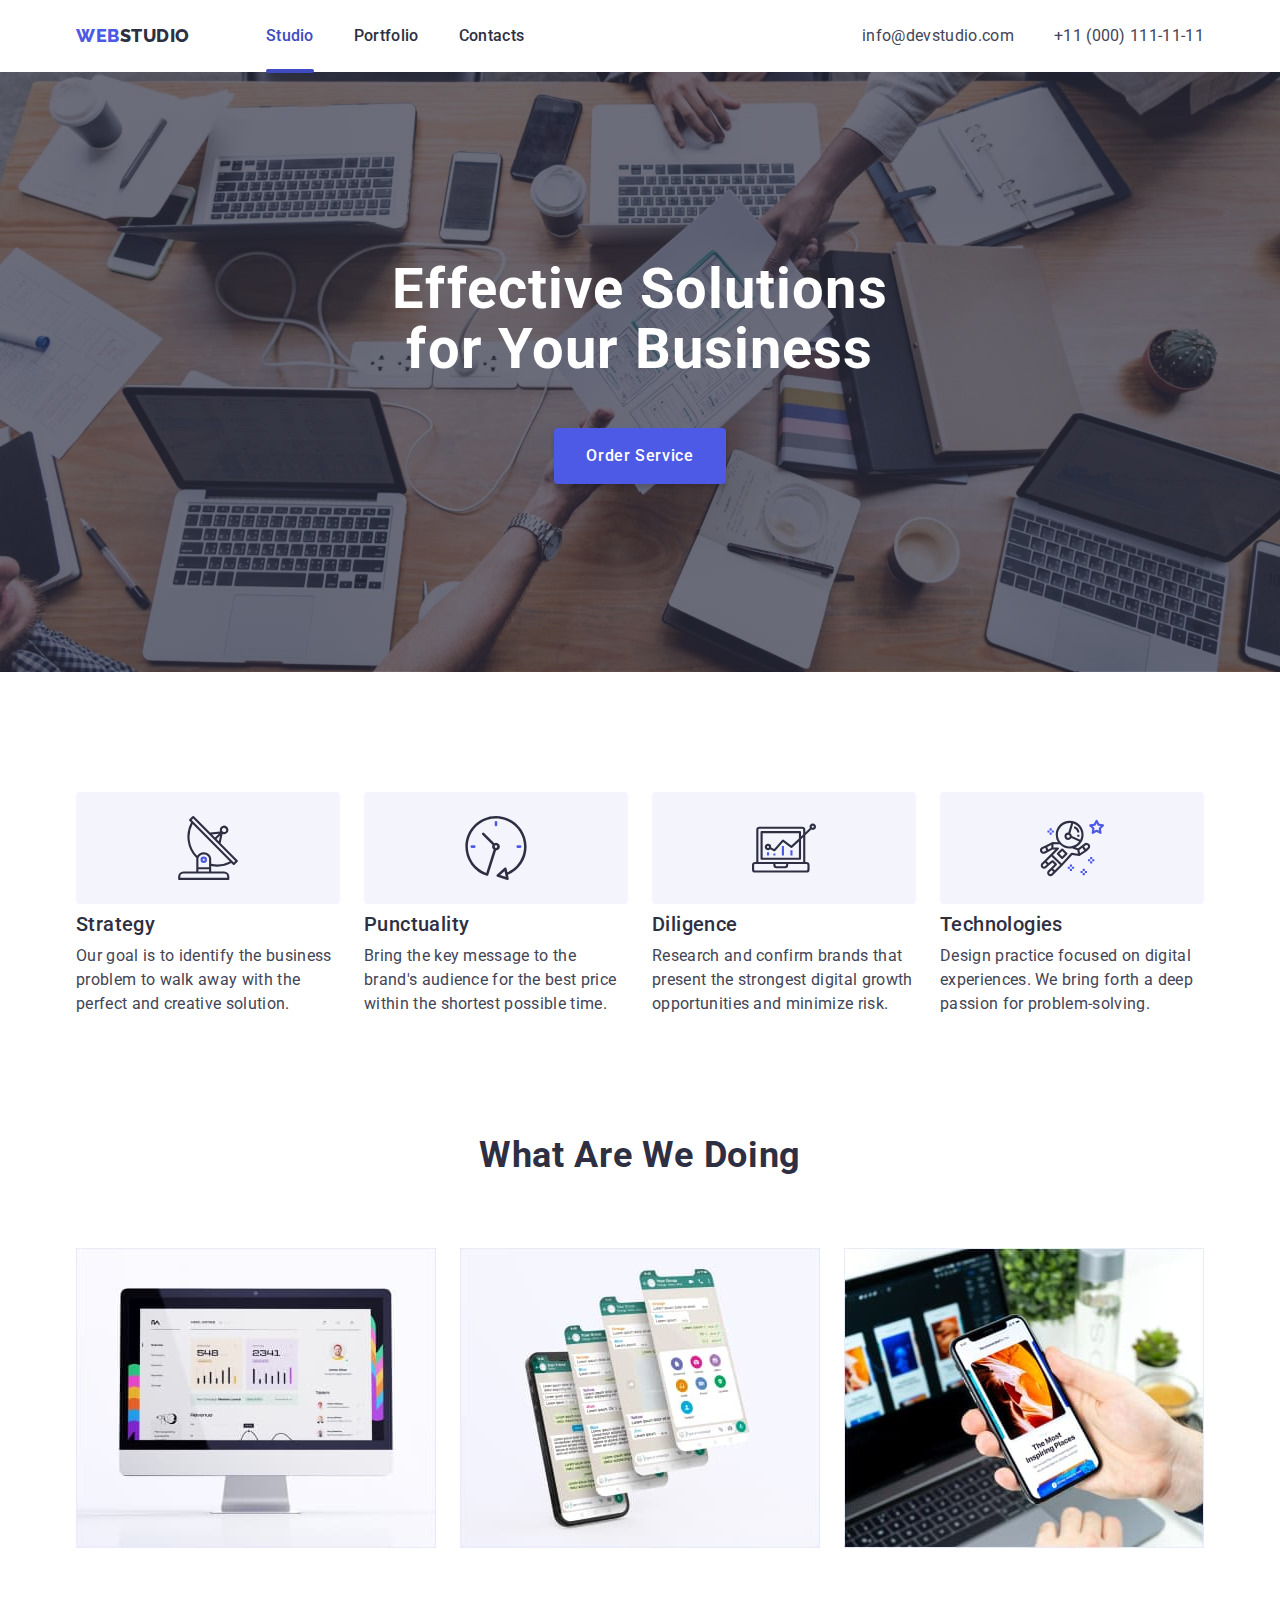
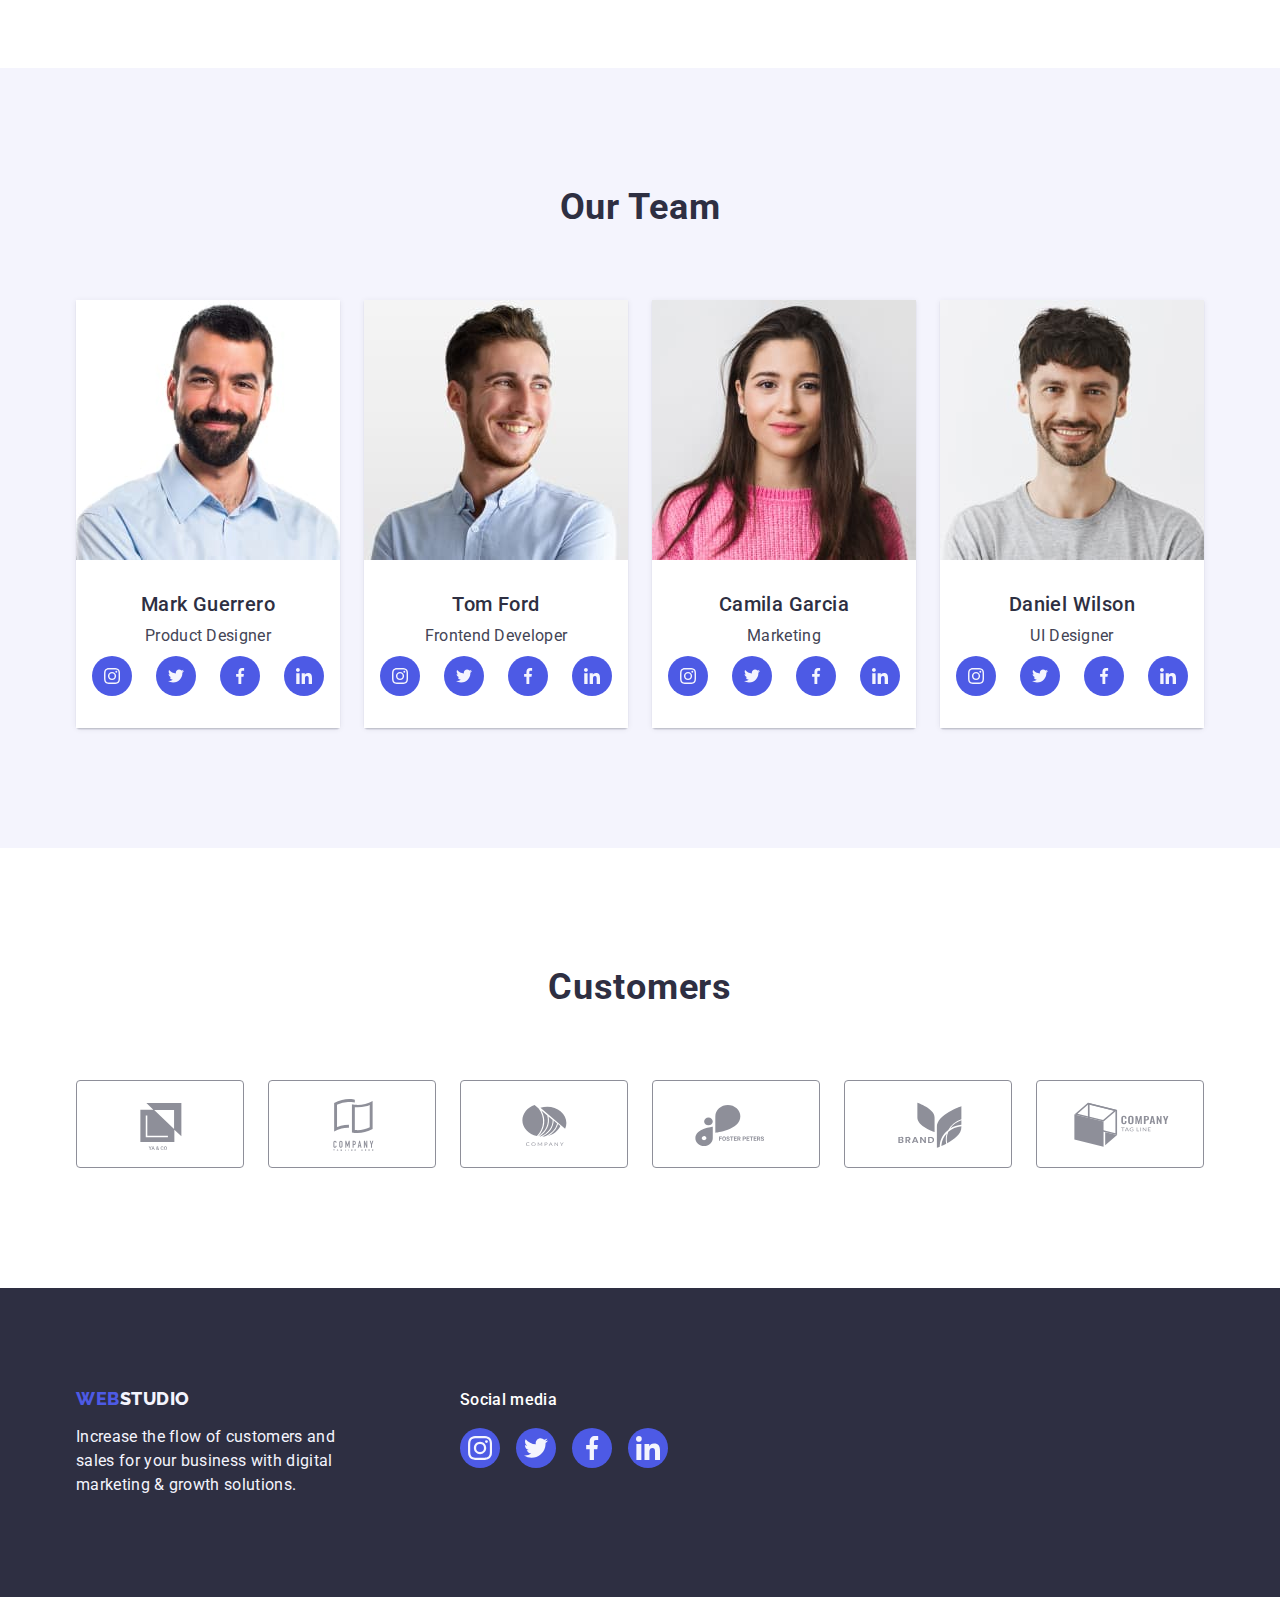
<file: index.html>
<!DOCTYPE html>
<html lang="en">
  <head>
    <meta charset="UTF-8" />
    <meta http-equiv="X-UA-Compatible" content="IE=edge" />
    <meta name="viewport" content="width=device-width, initial-scale=1.0" />
    <!-- Шрифт ROBOTO -->
    <!-- Шрифт Raleway ExtraBold -->
    <link rel="preconnect" href="https://fonts.googleapis.com" />
    <link rel="preconnect" href="https://fonts.gstatic.com" crossorigin />
    <link
      href="https://fonts.googleapis.com/css2?family=Raleway:wght@800&family=Roboto:wght@400;500;700;900&display=swap"
      rel="stylesheet"
    />
    <link
      rel="stylesheet"
      href="https://cdnjs.cloudflare.com/ajax/libs/modern-normalize/1.1.0/modern-normalize.min.css"
    />

    <title>Main Page</Main></title>
    <link rel="stylesheet" href="./css/styles.css" />
  </head>
  <body>
    <!-- Шапка сторінки -->
    <header class="page-header">
      <div class="container header-container">
        <nav class="top-navigation">
          <!-- Логотип -->
          <a class="logo-link-header link" href="./index.html">
            Web<span class="logo-header-studio">Studio</span></a
          >
          <!-- Навігація на інші сторінки -->
          <ul class="menu list">
            <li class="menu-item">
              <a class="menu-link link current" href="./index.html">Studio</a>
            </li>
            <li class="menu-item">
              <a class="menu-link link" href="./portfolio.html">Portfolio</a>
            </li>

            <li class="menu-item">
              <a class="menu-link link" href="">Contacts</a>
            </li>
          </ul>
        </nav>

        <address class="contact">
          <ul class="contact-menu list">
            <!-- Посилання на адресу електронної пошти  -->
            <li class="contact-menu-item">
              <a class="contact-menu-link link" href="mailto:info@devstudio.com"
                >info@devstudio.com</a
              >
            </li>
            <!-- Посилання на телефонний номер -->
            <li class="contact-menu-item">
              <a class="contact-menu-link link" href="tel:+110001111111"
                >+11 (000) 111-11-11</a
              >
            </li>
          </ul>
        </address>
      </div>
    </header>
    <!-- Унікальний контент сторінки -->
    <main>
      <!-- Hero з кнопкою -->

      <section class="section-hero">
        <div class="container container-section-hero">
          <h1 class="text-hero container-text-hero">
            Effective Solutions for Your Business
          </h1>

          <button class="modal-btn" type="button" data-modal-open>
            Order Service
          </button>
        </div>
      </section>

      <!-- Секція 1 чотири абзаци -->

      <section class="section-information section">
        <div class="container container-section-information">
          <h2 class="information-title visually-hidden">Information</h2>
          <!-- Перший абзац -->
          <ul class="information-items list">
            <li class="information-item">
              <div class="container-information-icon">
                <svg
                  class="information-list-icon"
                  aria-label="icon antenna"
                  width="64"
                  height="64"
                >
                  <use href="./images/icons.svg#icon-antenna"></use>
                </svg>
              </div>
              <h3 class="information-subtitle">Strategy</h3>
              <p class="information-subtitle-text">
                Our goal is to identify the business problem to walk away with
                the perfect and creative solution.
              </p>
            </li>

            <!-- Другий абзац -->
            <li class="information-item">
              <div class="container-information-icon">
                <svg
                  class="information-list-icon"
                  aria-label="icon clock"
                  width="64"
                  height="64"
                >
                  <use href="./images/icons.svg#icon-clock"></use>
                </svg>
              </div>
              <h3 class="information-subtitle">Punctuality</h3>
              <p class="information-subtitle-text">
                Bring the key message to the brand's audience for the best price
                within the shortest possible time.
              </p>
            </li>

            <!-- Третій абзац -->
            <li class="information-item">
              <div class="container-information-icon">
                <svg
                  class="information-list-icon"
                  aria-label="icon diagram"
                  width="64"
                  height="64"
                >
                  <use href="./images/icons.svg#icon-diagram"></use>
                </svg>
              </div>
              <h3 class="information-subtitle">Diligence</h3>
              <p class="information-subtitle-text">
                Research and confirm brands that present the strongest digital
                growth opportunities and minimize risk.
              </p>
            </li>

            <!-- Четвертий абзац -->
            <li class="information-item">
              <div class="container-information-icon">
                <svg
                  class="information-list-icon"
                  aria-label="icon astronaut"
                  width="64"
                  height="64"
                >
                  <use href="./images/icons.svg#icon-astronaut"></use>
                </svg>
              </div>
              <h3 class="information-subtitle">Technologies</h3>
              <p class="information-subtitle-text">
                Design practice focused on digital experiences. We bring forth a
                deep passion for problem-solving.
              </p>
            </li>
          </ul>
        </div>
      </section>

      <!-- Секція 2 -->

      <section class="section-work">
        <div class="container container-section-work">
          <h2 class="section-work-title">What are we doing</h2>
          <ul class="work-items list">
            <li class="work-item">
              <img
                class="work-img"
                src="./images/computer.jpg"
                alt="computer monitor"
                width="360"
              />
            </li>
            <li class="work-item">
              <img
                class="work-img"
                src="./images/social-network.jpg"
                alt="phone"
                width="360"
              />
            </li>
            <li class="work-item">
              <img
                class="work-img"
                src="./images/telephone.jpg"
                alt="phone and computer"
                width="360"
              />
            </li>
          </ul>
        </div>
      </section>

      <!-- Секція 3 -->

      <section class="section-team section">
        <div class="container container-section-team">
          <h2 class="section-team-title">Our Team</h2>
          <ul class="section-team-list list">
            <li class="section-team-item">
              <img
                class="section-team-img"
                src="./images/mark-guerrero.jpg"
                alt="Mark Guerrero"
                width="264"
              />
              <div class="container-text-team">
                <h3 class="section-team-subtitle">Mark Guerrero</h3>
                <p class="section-team-text">Product Designer</p>
                <ul class="social-list">
                  <li class="social-list-item list">
                    <a href="" class="social-list-link">
                      <svg
                        class="social-list-icon"
                        width="16"
                        height="16"
                        aria-label="icon Instagram"
                      >
                        <use href="./images/icons.svg#icon-instagram"></use>
                      </svg>
                    </a>
                  </li>
                  <li class="social-list-item list">
                    <a href="" class="social-list-link">
                      <svg
                        class="social-list-icon"
                        width="16"
                        height="16"
                        aria-label="icon twitter"
                      >
                        <use href="./images/icons.svg#icon-twitter"></use>
                      </svg>
                    </a>
                  </li>
                  <li class="social-list-item list">
                    <a href="" class="social-list-link">
                      <svg
                        class="social-list-icon"
                        width="16"
                        height="16"
                        aria-label="icon facebook"
                      >
                        <use href="./images/icons.svg#icon-facebook"></use>
                      </svg>
                    </a>
                  </li>
                  <li class="social-list-item list">
                    <a href="" class="social-list-link">
                      <svg
                        class="social-list-icon"
                        width="16"
                        height="16"
                        aria-label="icon linkedin"
                      >
                        <use href="./images/icons.svg#icon-linkedin"></use>
                      </svg>
                    </a>
                  </li>
                </ul>
              </div>
            </li>
            <li class="section-team-item">
              <img
                class="section-team-img"
                src="./images/tom-ford.jpg"
                alt="Tom Ford"
                width="264"
              />
              <div class="container-text-team">
                <h3 class="section-team-subtitle">Tom Ford</h3>
                <p class="section-team-text">Frontend Developer</p>
                <ul class="social-list">
                  <li class="social-list-item list">
                    <a href="" class="social-list-link">
                      <svg
                        class="social-list-icon"
                        width="16"
                        height="16"
                        aria-label="icon Instagram"
                      >
                        <use href="./images/icons.svg#icon-instagram"></use>
                      </svg>
                    </a>
                  </li>
                  <li class="social-list-item list">
                    <a href="" class="social-list-link">
                      <svg
                        class="social-list-icon"
                        width="16"
                        height="16"
                        aria-label="icon twitter"
                      >
                        <use href="./images/icons.svg#icon-twitter"></use>
                      </svg>
                    </a>
                  </li>
                  <li class="social-list-item list">
                    <a href="" class="social-list-link">
                      <svg
                        class="social-list-icon"
                        width="16"
                        height="16"
                        aria-label="icon facebook"
                      >
                        <use href="./images/icons.svg#icon-facebook"></use>
                      </svg>
                    </a>
                  </li>
                  <li class="social-list-item list">
                    <a href="" class="social-list-link">
                      <svg
                        class="social-list-icon"
                        width="16"
                        height="16"
                        aria-label="icon linkedin"
                      >
                        <use href="./images/icons.svg#icon-linkedin"></use>
                      </svg>
                    </a>
                  </li>
                </ul>
              </div>
            </li>
            <li class="section-team-item">
              <img
                class="section-team-img"
                src="./images/camila-garcia.jpg"
                alt="Camila Garcia"
                width="264"
              />
              <div class="container-text-team">
                <h3 class="section-team-subtitle">Camila Garcia</h3>
                <p class="section-team-text">Marketing</p>
                <ul class="social-list">
                  <li class="social-list-item list">
                    <a href="" class="social-list-link">
                      <svg
                        class="social-list-icon"
                        width="16"
                        height="16"
                        aria-label="icon Instagram"
                      >
                        <use href="./images/icons.svg#icon-instagram"></use>
                      </svg>
                    </a>
                  </li>
                  <li class="social-list-item list">
                    <a href="" class="social-list-link">
                      <svg
                        class="social-list-icon"
                        width="16"
                        height="16"
                        aria-label="icon twitter"
                      >
                        <use href="./images/icons.svg#icon-twitter"></use>
                      </svg>
                    </a>
                  </li>
                  <li class="social-list-item list">
                    <a href="" class="social-list-link">
                      <svg
                        class="social-list-icon"
                        aria-label="icon facebook"
                        width="16"
                        height="16"
                      >
                        <use href="./images/icons.svg#icon-facebook"></use>
                      </svg>
                    </a>
                  </li>
                  <li class="social-list-item list">
                    <a href="" class="social-list-link">
                      <svg
                        class="social-list-icon"
                        width="16"
                        height="16"
                        aria-label="icon linkedin"
                      >
                        <use href="./images/icons.svg#icon-linkedin"></use>
                      </svg>
                    </a>
                  </li>
                </ul>
              </div>
            </li>
            <li class="section-team-item">
              <img
                class="section-team-img"
                src="./images/daniel-wilson.jpg"
                alt="Daniel Wilson"
                width="264"
              />
              <div class="container-text-team">
                <h3 class="section-team-subtitle">Daniel Wilson</h3>
                <p class="section-team-text">UI Designer</p>
                <ul class="social-list">
                  <li class="social-list-item list">
                    <a href="" class="social-list-link">
                      <svg
                        class="social-list-icon"
                        width="16"
                        height="16"
                        aria-label="icon Instagram"
                      >
                        <use href="./images/icons.svg#icon-instagram"></use>
                      </svg>
                    </a>
                  </li>
                  <li class="social-list-item list">
                    <a href="" class="social-list-link">
                      <svg
                        class="social-list-icon"
                        width="16"
                        height="16"
                        aria-label="icon twitter"
                      >
                        <use href="./images/icons.svg#icon-twitter"></use>
                      </svg>
                    </a>
                  </li>
                  <li class="social-list-item list">
                    <a href="" class="social-list-link">
                      <svg
                        class="social-list-icon"
                        width="16"
                        height="16"
                        aria-label="icon facebook"
                      >
                        <use href="./images/icons.svg#icon-facebook"></use>
                      </svg>
                    </a>
                  </li>
                  <li class="social-list-item list">
                    <a href="" class="social-list-link">
                      <svg
                        class="social-list-icon"
                        width="16"
                        height="16"
                        aria-label="icon linkedin"
                      >
                        <use href="./images/icons.svg#icon-linkedin"></use>
                      </svg>
                    </a>
                  </li>
                </ul>
              </div>
            </li>
          </ul>
        </div>
      </section>

      <!-- Секція 4 -->

      <section class="section-customers section">
        <div class="container container-customers">
          <h2 class="customers-title">Customers</h2>
          <ul class="customers-list list">
            <li class="customers-item">
              <a href="" class="customers-list-link">
                <svg
                  class="customers-list-icon"
                  aria-label="icon logo-one"
                  width="104"
                  height="56"
                >
                  <use href="./images/icons.svg#icon-logo_one"></use>
                </svg>
              </a>
            </li>
            <li class="customers-item">
              <a href="" class="customers-list-link">
                <svg
                  class="customers-list-icon"
                  aria-label="icon logo-two"
                  width="104"
                  height="56"
                >
                  <use href="./images/icons.svg#icon-logo-_two"></use>
                </svg>
              </a>
            </li>
            <li class="customers-item">
              <a href="" class="customers-list-link">
                <svg
                  class="customers-list-icon"
                  aria-label="icon logo_three"
                  width="104"
                  height="56"
                >
                  <use href="./images/icons.svg#icon-logo_three"></use>
                </svg>
              </a>
            </li>
            <li class="customers-item">
              <a href="" class="customers-list-link">
                <svg
                  class="customers-list-icon"
                  aria-label="icon logo_four"
                  width="104"
                  height="56"
                >
                  <use href="./images/icons.svg#icon-logo_four"></use>
                </svg>
              </a>
            </li>
            <li class="customers-item">
              <a href="" class="customers-list-link">
                <svg
                  class="customers-list-icon"
                  aria-label="icon logo_five"
                  width="104"
                  height="56"
                >
                  <use href="./images/icons.svg#icon-logo_five"></use>
                </svg>
              </a>
            </li>
            <li class="customers-item">
              <a href="" class="customers-list-link">
                <svg
                  class="customers-list-icon"
                  aria-label="icon logo_three"
                  width="104"
                  height="56"
                >
                  <use href="./images/icons.svg#icon-logo_six"></use>
                </svg>
              </a>
            </li>
          </ul>
        </div>
      </section>
    </main>

    <!-- Підвал сторінки -->
    <footer class="page-footer">
      <div class="container container-two-footer">
        <div class="container-footer">
          <a class="logo-link-footer link" href="./index.html">
            Web<span class="logo-footer-studio">Studio</span></a
          >
          <p class="footer-text">
            Increase the flow of customers and sales for your business with
            digital marketing & growth solutions.
          </p>
        </div>
        <div class="container-medial">
          <p class="media-title">Social media</p>
          <ul class="media-list">
            <li class="social-list-item list">
              <a href="" class="media-list-link">
                <svg
                  class="media-list-icon"
                  aria-label="icon Instagram"
                  width="24"
                  height="24"
                >
                  <use href="./images/icons.svg#icon-instagram"></use>
                </svg>
              </a>
            </li>
            <li class="social-list-item list">
              <a href="" class="media-list-link">
                <svg
                  class="media-list-icon"
                  aria-label="icon twitter"
                  width="24"
                  height="24"
                >
                  <use href="./images/icons.svg#icon-twitter"></use>
                </svg>
              </a>
            </li>
            <li class="social-list-item list">
              <a href="" class="media-list-link">
                <svg
                  class="media-list-icon"
                  aria-label="icon facebook"
                  width="24"
                  height="24"
                >
                  <use href="./images/icons.svg#icon-facebook"></use>
                </svg>
              </a>
            </li>
            <li class="social-list-item list">
              <a href="" class="media-list-link">
                <svg
                  class="media-list-icon"
                  aria-label="icon linkedin"
                  width="24"
                  height="24"
                >
                  <use href="./images/icons.svg#icon-linkedin"></use>
                </svg>
              </a>
            </li>
          </ul>
        </div>
      </div>
    </footer>
    <div class="backdrop is-hidden" data-modal>
      <div class="modal">
        <button type="button" class="modal-close-btn" data-modal-close>
          <svg class="modal-close-icon" width="8" height="8">
            <use href="./images/icons.svg#icon-close-black"></use>
          </svg>
        </button>
      </div>
    </div>

    <script src="./js/modal.js"></script>
  </body>
</html>
</file>
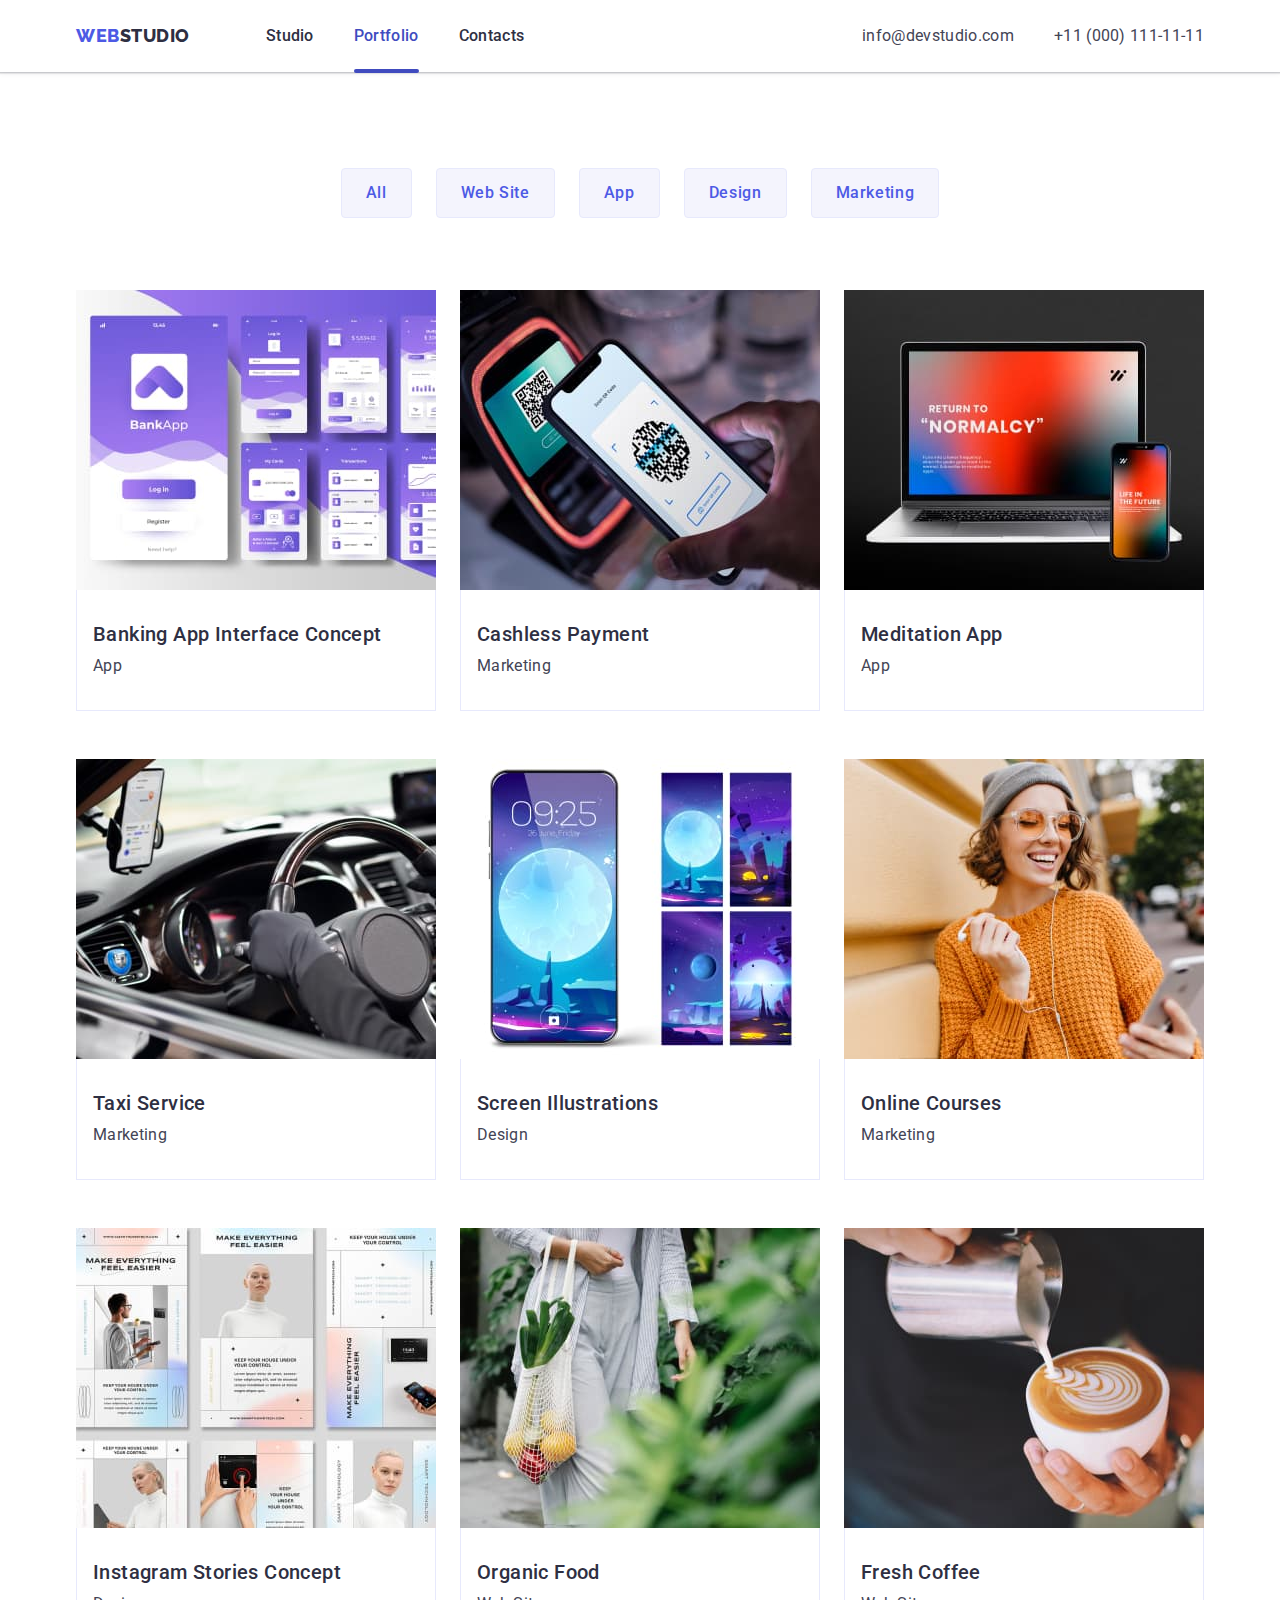
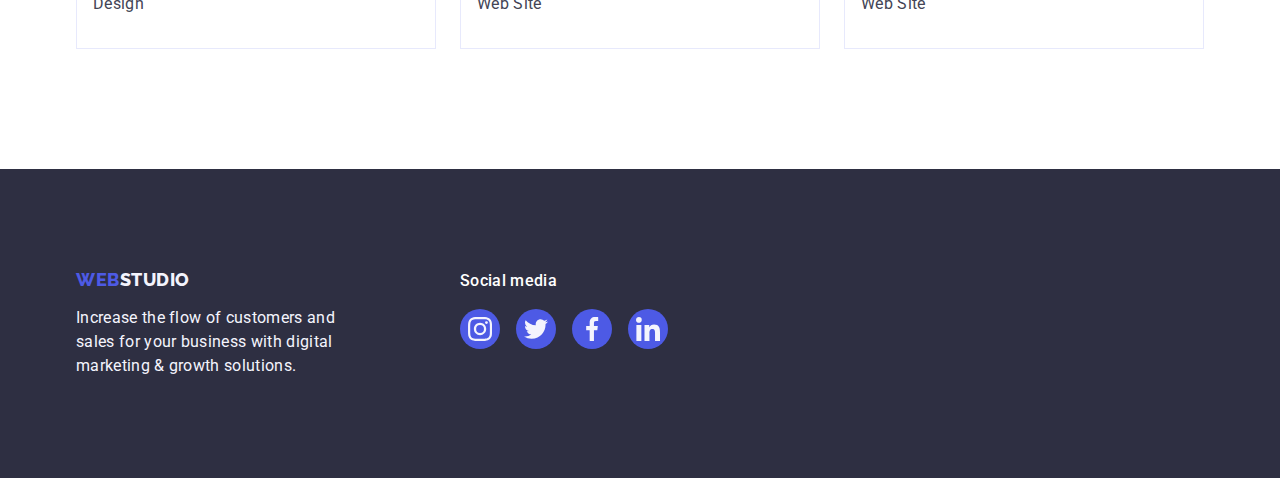
<file: portfolio.html>
<!DOCTYPE html>
<html lang="en">
  <head>
    <meta charset="UTF-8" />
    <meta http-equiv="X-UA-Compatible" content="IE=edge" />
    <meta name="viewport" content="width=device-width, initial-scale=1.0" />
    <!-- Шрифт ROBOTO -->
    <!-- Шрифт Raleway ExtraBold -->
    <link rel="preconnect" href="https://fonts.googleapis.com" />
    <link rel="preconnect" href="https://fonts.gstatic.com" crossorigin />
    <link
      href="https://fonts.googleapis.com/css2?family=Raleway:wght@800&family=Roboto:wght@400;500;700;900&display=swap"
      rel="stylesheet"
    />
    <link
      rel="stylesheet"
      href="https://cdnjs.cloudflare.com/ajax/libs/modern-normalize/1.1.0/modern-normalize.min.css"
    />
    <link
      rel="stylesheet"
      href="https://cdnjs.cloudflare.com/ajax/libs/modern-normalize/1.1.0/modern-normalize.min.css"
    />
    <title>Main Page</Main></title>
    <link rel="stylesheet" href="./css/styles.css" />
  </head>
  <body>
    <!-- Шапка сторінки -->
    <header class="page-header">
      <div class="container header-container">
        <nav class="top-navigation">
          <!-- Логотип -->
          <a class="logo-link-header link" href="./index.html">
            Web<span class="logo-header-studio">Studio</span></a
          >
          <!-- Навігація на інші сторінки -->
          <ul class="menu list">
            <li class="menu-item">
              <a class="menu-link link" href="./index.html">Studio</a>
            </li>
            <li class="menu-item">
              <a class="menu-link link current" href="./portfolio.html"
                >Portfolio</a
              >
            </li>

            <li class="menu-item">
              <a class="menu-link link" href="">Contacts</a>
            </li>
          </ul>
        </nav>

        <address class="contact">
          <ul class="contact-menu list">
            <!-- Посилання на адресу електронної пошти  -->
            <li class="contact-menu-item">
              <a class="contact-menu-link link" href="mailto:info@devstudio.com"
                >info@devstudio.com</a
              >
            </li>
            <!-- Посилання на телефонний номер -->
            <li class="contact-menu-item">
              <a class="contact-menu-link link" href="tel:+110001111111"
                >+11 (000) 111-11-11</a
              >
            </li>
          </ul>
        </address>
      </div>
    </header>
    <!-- Унікальний контент сторінки -->
    <main>
      <section class="portfolio">
        <div class="container container-portfolio">
          <h1 class="portfolio-title visually-hidden">Portfolio</h1>
          <ul class="portfolio-title-list list">
            <li class="portfolio-title-item">
              <button class="modal-btn-portfolio" type="button">All</button>
            </li>
            <li class="portfolio-title-item">
              <button class="modal-btn-portfolio" type="button">
                Web Site
              </button>
            </li>
            <li class="portfolio-title-item">
              <button class="modal-btn-portfolio" type="button">App</button>
            </li>
            <li class="portfolio-title-item">
              <button class="modal-btn-portfolio" type="button">Design</button>
            </li>
            <li class="portfolio-title-item">
              <button class="modal-btn-portfolio" type="button">
                Marketing
              </button>
            </li>
          </ul>

          <!-- Pictures -->

          <ul class="portfolio-work-list list">
            <li class="portfolio-work-item">
              <a class="portfolio-work-link link" href="">
                <div class="portfolio-work-pictures">
                  <img
                    class="portfolio-work-img"
                    src="./images/Portfolio/banking-app-interface-concept.jpg"
                    alt="Banking App Interface Concept"
                    width="360"
                  />
                  <p class="overlay">
                    14 Stylish and User-Friendly App Design Concepts · Task
                    Manager App · Calorie Tracker App · Exotic Fruit Ecommerce
                    App · Cloud Storage App
                  </p>
                </div>
                <div class="portfolio-img-text">
                  <h2 class="portfolio-work-subject">
                    Banking App Interface Concept
                  </h2>
                  <p class="portfolio-work-text">App</p>
                </div>
              </a>
            </li>
            <li class="portfolio-work-item">
              <a class="portfolio-work-link link" href=""
                ><div class="portfolio-work-pictures">
                  <img
                    class="portfolio-work-img"
                    src="./images/Portfolio/cashless-payment.jpg"
                    alt="Cashless Payment"
                    width="360"
                  />
                  <p class="overlay">
                    14 Stylish and User-Friendly App Design Concepts · Task
                    Manager App · Calorie Tracker App · Exotic Fruit Ecommerce
                    App · Cloud Storage App
                  </p>
                </div>
                <div class="portfolio-img-text">
                  <h2 class="portfolio-work-subject">Cashless Payment</h2>
                  <p class="portfolio-work-text">Marketing</p>
                </div>
              </a>
            </li>
            <li class="portfolio-work-item">
              <a class="portfolio-work-link link" href="">
                <div class="portfolio-work-pictures">
                  <img
                    class="portfolio-work-img"
                    src="./images/Portfolio/meditation-app.jpg"
                    alt="Meditation App"
                    width="360"
                  />
                  <p class="overlay">
                    14 Stylish and User-Friendly App Design Concepts · Task
                    Manager App · Calorie Tracker App · Exotic Fruit Ecommerce
                    App · Cloud Storage App
                  </p>
                </div>
                <div class="portfolio-img-text">
                  <h2 class="portfolio-work-subject">Meditation App</h2>
                  <p class="portfolio-work-text">App</p>
                </div>
              </a>
            </li>
            <li class="portfolio-work-item">
              <a class="portfolio-work-link link" href="">
                <div class="portfolio-work-pictures">
                  <img
                    class="portfolio-work-img"
                    src="./images/Portfolio/taxi-service.jpg"
                    alt="Taxi Service"
                    width="360"
                  />
                  <p class="overlay">
                    14 Stylish and User-Friendly App Design Concepts · Task
                    Manager App · Calorie Tracker App · Exotic Fruit Ecommerce
                    App · Cloud Storage App
                  </p>
                </div>
                <div class="portfolio-img-text">
                  <h2 class="portfolio-work-subject">Taxi Service</h2>
                  <p class="portfolio-work-text">Marketing</p>
                </div>
              </a>
            </li>
            <li class="portfolio-work-item">
              <a class="portfolio-work-link link" href="">
                <div class="portfolio-work-pictures">
                  <img
                    class="portfolio-work-img"
                    src="./images/Portfolio/screen-illustrations.jpg"
                    alt="Screen Illustrations"
                    width="360"
                  />
                  <p class="overlay">
                    14 Stylish and User-Friendly App Design Concepts · Task
                    Manager App · Calorie Tracker App · Exotic Fruit Ecommerce
                    App · Cloud Storage App
                  </p>
                </div>
                <div class="portfolio-img-text">
                  <h2 class="portfolio-work-subject">Screen Illustrations</h2>
                  <p class="portfolio-work-text">Design</p>
                </div>
              </a>
            </li>
            <li class="portfolio-work-item">
              <a class="portfolio-work-link link" href="">
                <div class="portfolio-work-pictures">
                  <img
                    class="portfolio-work-img"
                    src="./images/Portfolio/online-courses.jpg"
                    alt="Online Courses"
                    width="360"
                  />
                  <p class="overlay">
                    14 Stylish and User-Friendly App Design Concepts · Task
                    Manager App · Calorie Tracker App · Exotic Fruit Ecommerce
                    App · Cloud Storage App
                  </p>
                </div>
                <div class="portfolio-img-text">
                  <h2 class="portfolio-work-subject">Online Courses</h2>
                  <p class="portfolio-work-text">Marketing</p>
                </div>
              </a>
            </li>
            <li class="portfolio-work-item">
              <a class="portfolio-work-link link" href="">
                <div class="portfolio-work-pictures">
                  <img
                    class="portfolio-work-img"
                    src="./images/Portfolio/instagram-stories-concept.jpg"
                    alt="Instagram Stories Concept"
                    width="360"
                  />
                  <p class="overlay">
                    14 Stylish and User-Friendly App Design Concepts · Task
                    Manager App · Calorie Tracker App · Exotic Fruit Ecommerce
                    App · Cloud Storage App
                  </p>
                </div>
                <div class="portfolio-img-text">
                  <h2 class="portfolio-work-subject">
                    Instagram Stories Concept
                  </h2>
                  <p class="portfolio-work-text">Design</p>
                </div>
              </a>
            </li>
            <li class="portfolio-work-item">
              <a class="portfolio-work-link link" href="">
                <div class="portfolio-work-pictures">
                  <img
                    class="portfolio-work-img"
                    src="./images/Portfolio/organic-food.jpg"
                    alt="Organic Food"
                    width="360"
                  />
                  <p class="overlay">
                    14 Stylish and User-Friendly App Design Concepts · Task
                    Manager App · Calorie Tracker App · Exotic Fruit Ecommerce
                    App · Cloud Storage App
                  </p>
                </div>
                <div class="portfolio-img-text">
                  <h2 class="portfolio-work-subject">Organic Food</h2>
                  <p class="portfolio-work-text">Web Site</p>
                </div>
              </a>
            </li>
            <li class="portfolio-work-item">
              <a class="portfolio-work-link link" href="">
                <div class="portfolio-work-pictures">
                  <img
                    class="portfolio-work-img"
                    src="./images/Portfolio/fresh-coffee.jpg"
                    alt="Fresh Coffee"
                    width="360"
                  />
                  <p class="overlay">
                    14 Stylish and User-Friendly App Design Concepts · Task
                    Manager App · Calorie Tracker App · Exotic Fruit Ecommerce
                    App · Cloud Storage App
                  </p>
                </div>
                <div class="portfolio-img-text">
                  <h2 class="portfolio-work-subject">Fresh Coffee</h2>
                  <p class="portfolio-work-text">Web Site</p>
                </div>
              </a>
            </li>
          </ul>
        </div>
      </section>
    </main>

    <!-- Підвал сторінки -->
    <footer class="page-footer">
      <div class="container container-two-footer">
        <div class="container-footer">
          <a class="logo-link-footer link" href="./index.html">
            Web<span class="logo-footer-studio">Studio</span></a
          >
          <p class="footer-text">
            Increase the flow of customers and sales for your business with
            digital marketing & growth solutions.
          </p>
        </div>
        <div class="container-medial">
          <p class="media-title">Social media</p>
          <ul class="media-list">
            <li class="social-list-item list">
              <a href="" class="media-list-link">
                <svg
                  class="media-list-icon"
                  aria-label="icon Instagram"
                  width="24"
                  height="24"
                >
                  <use href="./images/icons.svg#icon-instagram"></use>
                </svg>
              </a>
            </li>
            <li class="social-list-item list">
              <a href="" class="media-list-link">
                <svg
                  class="media-list-icon"
                  aria-label="icon twitter"
                  width="24"
                  height="24"
                >
                  <use href="./images/icons.svg#icon-twitter"></use>
                </svg>
              </a>
            </li>
            <li class="social-list-item list">
              <a href="" class="media-list-link">
                <svg
                  class="media-list-icon"
                  aria-label="icon facebook"
                  width="24"
                  height="24"
                >
                  <use href="./images/icons.svg#icon-facebook"></use>
                </svg>
              </a>
            </li>
            <li class="social-list-item list">
              <a href="" class="media-list-link">
                <svg
                  class="media-list-icon"
                  aria-label="icon linkedin"
                  width="24"
                  height="24"
                >
                  <use href="./images/icons.svg#icon-linkedin"></use>
                </svg>
              </a>
            </li>
          </ul>
        </div>
      </div>
    </footer>
  </body>
</html>
</file>
<file: css/styles.css>
:root {
  --primary-font: "Roboto", sans-serif;
  --secondary-font: "Raleway", sans-serif;
  /* hero */
  --primery-text-color-theme-dark: #ffffff;
  /* footer */
  --secondary-text-color-theme-dark: #f4f4fd;

  --primery-text-color-theme-light: #2e2f42;
  --secondary-text-color-theme-light: #434455;
  --accent-color: #404bbf;
  --logo-color: #4d5ae5;
}

body {
  font-family: "Roboto", sans-serif;
  color: #434455;
  background-color: #ffffff;
}

.list {
  list-style: none;
}

.link {
  text-decoration: none;
}

h1,
h2,
h3,
h4,
p {
  margin-top: 0;
  margin-bottom: 0;
}

ul,
ol {
  margin-top: 0;
  margin-bottom: 0;
  padding-left: 0;
}

img {
  display: block;
  max-width: 100%;
  height: auto;
}

.container {
  width: 1158px;
  margin-left: auto;
  margin-right: auto;
  padding-left: 15px;
  padding-right: 15px;
}

.section {
  padding-top: 120px;
  padding-bottom: 120px;
}

.visually-hidden {
  position: absolute;
  width: 1px;
  height: 1px;
  margin: -1px;
  border: 0;
  padding: 0;
  white-space: nowrap;
  clip-path: inset(100%);
  clip: rect(0 0 0 0);
  overflow: hidden;
}

/* Header */
/* LOGO */
.page-header {
  box-shadow: 0px 2px 1px rgba(46, 47, 66, 0.08),
    0px 1px 1px rgba(46, 47, 66, 0.16), 0px 1px 6px rgba(46, 47, 66, 0.08);
}

.header-container {
  display: flex;
  align-items: center;
}

.logo-link-header {
  font-family: var(--secondary-font);
  font-weight: 800;
  font-size: 18px;
  line-height: 1.17;
  display: flex;
  align-items: center;
  letter-spacing: 0.03em;
  text-transform: uppercase;
  color: var(--logo-color);
  margin-right: 76px;
}

.logo-header-studio {
  color: var(--primery-text-color-theme-light);
}

/* Navigation */

.top-navigation {
  display: flex;
  align-items: center;
}

.menu {
  display: flex;
  align-items: center;
  gap: 40px;
}

.menu-item {
}

.menu-link {
  padding-top: 24px;
  padding-bottom: 24px;
  font-weight: 500;
  font-size: 16px;
  line-height: 1.5;
  letter-spacing: 0.02em;
  color: var(--primery-text-color-theme-light);
  display: block;
  padding-top: 24px;
  padding-bottom: 24px;
  transition: color 250ms cubic-bezier(0.4, 0, 0.2, 1);
}

.menu-link:hover,
.menu-link:focus {
  color: var(--accent-color);
}

.current {
  position: relative;
  color: var(--accent-color);
}

.current::after {
  content: "";
  position: absolute;
  left: 0;
  bottom: -1px;
  width: 100%;
  height: 4px;
  background-color: var(--accent-color);
  border-radius: 2px;

  transition: color 250ms cubic-bezier(0.4, 0, 0.2, 1);
}

/* CONTACT */

.contact {
  font-style: normal;
  margin-left: auto;
}

.contact-menu {
  display: flex;
  align-items: center;
  gap: 40px;
}

.contact-menu-link {
  font-size: 16px;
  line-height: 1.5;
  letter-spacing: 0.02em;
  color: var(--secondary-text-color-theme-light);
  transition: color 250ms cubic-bezier(0.4, 0, 0.2, 1);
}

.contact-menu-link:hover,
.contact-menu-link:focus {
  color: var(--accent-color);
}

/* Main */
/* Hero */

.section-hero {
  background-color: var(--primery-text-color-theme-light);
  padding-top: 188px;
  padding-bottom: 188px;
  margin: 0 auto;

  max-width: 1440px;
  background-image: linear-gradient(rgb(46, 47, 66, 0.7), rgb(46, 47, 66, 0.7)),
    url(../images/Hero/img-name.jpg);
  background-repeat: no-repeat;
  background-position: 50% 50%;
  background-size: cover;
}

.container-section-hero {
  display: flex;
  align-items: center;
  flex-direction: column;
}

.container-text-hero {
  max-width: 496px;
  margin-bottom: 48px;
}

.text-hero {
  font-weight: 700;
  font-size: 56px;
  line-height: 1.07;
  text-align: center;
  letter-spacing: 0.02em;
  color: var(--primery-text-color-theme-dark);
}

.modal-btn {
  min-width: 169px;
  height: 56px;
  padding: 16px 32px;
  border-radius: 4px;
  border: none;
  font-family: var(--primary-font);
  font-style: normal;
  font-weight: 500;
  font-size: 16px;
  line-height: 1.5;
  letter-spacing: 0.04em;
  color: var(--primery-text-color-theme-dark);
  cursor: pointer;
  box-shadow: 0px 4px 4px rgba(0, 0, 0, 0.15);
  display: block;
  background-color: var(--logo-color);
  transition: background-color 250ms cubic-bezier(0.4, 0, 0.2, 1);
}

.modal-btn:hover,
.modal-btn:focus {
  background-color: var(--accent-color);
}

/* Section 1 */

.container-section-information {
  align-items: center;
}

.information-items {
  display: flex;
  gap: 24px;
}

.information-item {
  flex-basis: calc((100% - 72px) / 4);
  width: 264px;
}

.information-subtitle {
  margin-bottom: 8px;
}

.information-title {
  visibility: hidden;
}

/* для всіх абзаців */
.information-subtitle {
  font-weight: 500;
  font-size: 20px;
  line-height: 1.2;
  letter-spacing: 0.02em;
  color: var(--primery-text-color-theme-light);
}

.information-subtitle-text {
  font-size: 16px;
  line-height: 1.5;
  letter-spacing: 0.02em;
}

.container-information-icon {
  display: flex;
  justify-content: center;
  align-items: center;
  background-color: #f4f4fd;
  border-radius: 4px 4px 4px 4px;
  height: 112px;
  margin-bottom: 8px;
}

/* Section 2 */

.section-work {
  padding-bottom: 120px;
}

.container-section-work {
}

.work-items {
  display: flex;
  align-items: center;
  gap: 24px;
}

.section-work-title {
  font-weight: 700;
  font-size: 36px;
  line-height: 1.11;
  text-align: center;
  letter-spacing: 0.02em;
  text-transform: capitalize;
  color: var(--primery-text-color-theme-light);
  margin-bottom: 72px;
}

/* Section 3 */

.section-team {
  background-color: var(--secondary-text-color-theme-dark);
}

.container-section-team {
  display: flex;
  align-items: center;
  flex-direction: column;
}

.section-team-list {
  display: flex;
  gap: 24px;
}

.section-team-title {
  font-weight: 700;
  font-size: 36px;
  line-height: 1.11;
  text-align: center;
  letter-spacing: 0.02em;
  text-transform: capitalize;
  color: var(--primery-text-color-theme-light);
  margin-bottom: 72px;
  border-radius: 0px 0px 4px 4px;
}

.section-team-item {
  width: calc((100% - 72px) / 4);
  background-color: var(--primery-text-color-theme-dark);
  border-radius: 0px 0px 4px 4px;
  box-shadow: 0px 1px 6px rgba(46, 47, 66, 0.08),
    0px 1px 1px rgba(46, 47, 66, 0.16), 0px 2px 1px rgba(46, 47, 66, 0.08);
}

.container-text-team {
  display: flex;
  text-align: center;
  background-color: var(--primery-text-color-theme-dark);
  flex-direction: column;
  padding: 32px 0px;
}

.section-team-subtitle {
  font-weight: 500;
  font-size: 20px;
  line-height: 1.2;
  text-align: center;
  letter-spacing: 0.02em;
  color: var(--primery-text-color-theme-light);
  margin-bottom: 8px;
}

.section-team-text {
  font-size: 16px;
  line-height: 24px;
  text-align: center;
  letter-spacing: 0.02em;
  margin-bottom: 8px;
}

/* ICON TEAM */

.social-list {
  display: flex;
  justify-content: center;
  gap: 24px;
}

.social-list-item {
  width: 40px;
  height: 40px;
}

.social-list-link {
  display: flex;
  justify-content: center;
  align-items: center;
  width: 40px;
  height: 40px;
  border-radius: 50%;
  background-color: #4d5ae5;
  transition: background-color 250ms cubic-bezier(0.4, 0, 0.2, 1);
}

.social-list-link:hover,
.social-list-link:focus {
  background-color: #404bbf;
}

.social-list-icon {
  fill: #f4f4fd;
}

/* Section 4 */

.section-customers {
}

.container-customers {
}

.customers-title {
  font-style: normal;
  font-size: 36px;
  line-height: 1.11;
  letter-spacing: 0.02em;
  color: #2e2f42;

  margin-bottom: 72px;
  text-align: center;
}

.customers-list {
  display: flex;
  justify-content: center;
  gap: 24px;
}

.customers-item {
  width: calc((100% - 120px) / 6);
}

.customers-list-link {
  display: flex;
  justify-content: center;
  align-items: center;

  width: 168px;
  height: 88px;

  border-radius: 4px;
  border: 1px solid #8e8f99;
  color: #8e8f99;
  transition: border-color 250ms cubic-bezier(0.4, 0, 0.2, 1),
    color 250ms cubic-bezier(0.4, 0, 0.2, 1);
}

.customers-list-icon {
  fill: currentColor;
}

.customers-list-link:hover,
.customers-list-link:focus {
  border-color: #404bbf;
  color: #404bbf;
}

/* footer */

.container-two-footer {
  display: flex;
  align-items: baseline;
}

.container-footer {
  margin-right: 120px;
}

.page-footer {
  background-color: var(--primery-text-color-theme-light);
  padding-top: 100px;
  padding-bottom: 100px;
}

.logo-link-footer {
  font-family: var(--secondary-font);
  font-weight: 800;
  font-size: 18px;
  line-height: 1.17;
  letter-spacing: 0.03em;
  text-transform: uppercase;
  color: var(--logo-color);
  margin-bottom: 16px;
  display: inline-block;
}

.logo-footer-studio {
  color: var(--secondary-text-color-theme-dark);
}

.footer-text {
  font-size: 16px;
  line-height: 1.5;
  letter-spacing: 0.02em;
  color: var(--secondary-text-color-theme-dark);
  max-width: 264px;
}

/* Footer div 2 */

.container-medial {
}

.media-title {
  font-weight: 500;
  font-size: 16px;
  line-height: 1.5;
  letter-spacing: 0.02em;
  color: #ffffff;

  margin-bottom: 16px;
}

.media-list {
  display: flex;
  gap: 16px;
}

.media-list-link {
  display: flex;
  justify-content: center;
  align-items: center;
  width: 40px;
  height: 40px;
  border-radius: 50%;
  background-color: #4d5ae5;
  transition: background-color 250ms cubic-bezier(0.4, 0, 0.2, 1);
}

.media-list-link:hover,
.media-list-link:focus {
  background-color: #31d0aa;
}

.media-list-icon {
  fill: #f4f4fd;
}

/* Modal */

.backdrop {
  position: fixed;
  top: 0;
  left: 0;
  width: 100%;
  height: 100%;
  background-color: rgba(46, 47, 66, 0.4);
  opacity: 1;
  visibility: visible;
  pointer-events: auto;

  transition: opacity 250ms cubic-bezier(0.4, 0, 0.2, 1),
    visibility 250ms cubic-bezier(0.4, 0, 0.2, 1);
}

.modal {
  position: absolute;
  top: 50%;
  left: 50%;
  transform: translate(-50%, -50%);
  min-width: 408px;
  min-height: 584px;
  background-color: rgba(252, 252, 252, 1);
  box-shadow: 0px 1px 1px rgba(0, 0, 0, 0.14), 0px 1px 3px rgba(0, 0, 0, 0.12),
    0px 2px 1px rgba(0, 0, 0, 0.2);
  border-radius: 4px;

  transition: transform 250ms cubic-bezier(0.4, 0, 0.2, 1);
}

.modal-close-btn {
  position: absolute;
  top: 24px;
  right: 24px;
  display: flex;
  align-items: center;
  justify-content: center;
  width: 24px;
  height: 24px;
  padding: 0;
  background-color: #e7e9fc;
  border: 1px solid rgba(0, 0, 0, 0.1);
  border-radius: 50%;
  cursor: pointer;

  transition: background-color 250ms cubic-bezier(0.4, 0, 0.2, 1),
    border 250ms cubic-bezier(0.4, 0, 0.2, 1);
}

.modal-close-btn:hover,
.modal-close-btn:focus {
  background-color: var(--accent-color);
  border: none;
}

.modal-close-icon {
  fill: rgb(46, 47, 66);
  transition: fill 250ms cubic-bezier(0.4, 0, 0.2, 1);
}

.modal-close-btn:hover .modal-close-icon,
.modal-close-btn:focus .modal-close-icon {
  fill: rgb(255, 255, 255);
}

.is-hidden {
  opacity: 0;
  visibility: hidden;
  pointer-events: none;
}

/* PORTFOLIO */
/* Main */

/* one list */

.portfolio {
  padding-top: 96px;
  padding-bottom: 120px;
}

.container-portfolio {
}

.portfolio-title-list {
  display: flex;
  justify-content: center;
  margin-bottom: 72px;
  gap: 24px;
}

.modal-btn-portfolio {
  padding: 12px 24px;
  font-family: "Roboto", sans-serif;
  font-weight: 500;
  font-size: 16px;
  line-height: 1.5;
  display: flex;
  align-items: center;
  text-align: center;
  letter-spacing: 0.04em;
  color: var(--logo-color);
  background-color: var(--secondary-text-color-theme-dark);
  cursor: pointer;
  border: 1px solid #e7e9fc;
  border-radius: 4px;
  transition: color 250ms cubic-bezier(0.4, 0, 0.2, 1),
    background-color 250ms cubic-bezier(0.4, 0, 0.2, 1),
    border-color 250ms cubic-bezier(0.4, 0, 0.2, 1),
    box-shadow 250ms cubic-bezier(0.4, 0, 0.2, 1);
}

.modal-btn-portfolio:hover,
.modal-btn-portfolio:focus {
  color: var(--primery-text-color-theme-dark);
  background-color: var(--accent-color);
  border: 1px solid transparent;
  box-shadow: 0px 3px 1px rgba(0, 0, 0, 0.1), 0px 2px 1px rgba(0, 0, 0, 0.08),
    0px 2px 2px rgba(0, 0, 0, 0.12);
}

/* two list */

.portfolio-work-list {
  display: flex;
  flex-wrap: wrap;
  justify-content: center;
  column-gap: 24px;
  row-gap: 48px;
}

.portfolio-work-item {
  width: calc((100% - 48px) / 3);
}

.portfolio-work-link {
  display: block;
  box-shadow: none;
  transition: box-shadow 250ms cubic-bezier(0.4, 0, 0.2, 1);
}

.portfolio-work-pictures {
  position: relative;
  overflow: hidden;
}

.overlay {
  font-weight: 400;
  font-size: 16px;
  line-height: 1.5;
  letter-spacing: 0.02em;
  color: #f4f4fd;
  background-color: rgba(77, 90, 229, 1);

  text-align: left;
  padding: 40px 32px;

  position: absolute;
  top: 0;
  left: 0;
  width: 100%;
  height: 100%;
  overflow: auto;

  transform: translateY(100%);
  transition: transform 250ms cubic-bezier(0.4, 0, 0.2, 1);
}

.portfolio-work-link:hover,
.portfolio-work-link:focus {
  box-shadow: 0px 1px 6px rgba(46, 47, 66, 0.08),
    0px 1px 1px rgba(46, 47, 66, 0.16), 0px 2px 1px rgba(46, 47, 66, 0.08);
}

.portfolio-work-link:hover .overlay,
.portfolio-work-link:focus .overlay {
  box-shadow: 0px 1px 6px rgba(46, 47, 66, 0.08),
    0px 1px 1px rgba(46, 47, 66, 0.16), 0px 2px 1px rgba(46, 47, 66, 0.08);
  transform: translateY(0%);
}

.portfolio-img-text {
  width: 360px;
  flex-direction: column;
  padding: 32px 16px;
  border: 1px solid #e7e9fc;
  border-top: none;
}

.portfolio-work-subject {
  font-weight: 500;
  font-size: 20px;
  line-height: 1.2;
  letter-spacing: 0.02em;
  color: var(--primery-text-color-theme-light);

  margin-bottom: 8px;
}

.portfolio-work-text {
  font-size: 16px;
  line-height: 1.5;
  letter-spacing: 0.02em;
  color: var(--secondary-text-color-theme-light);
}
</file>
